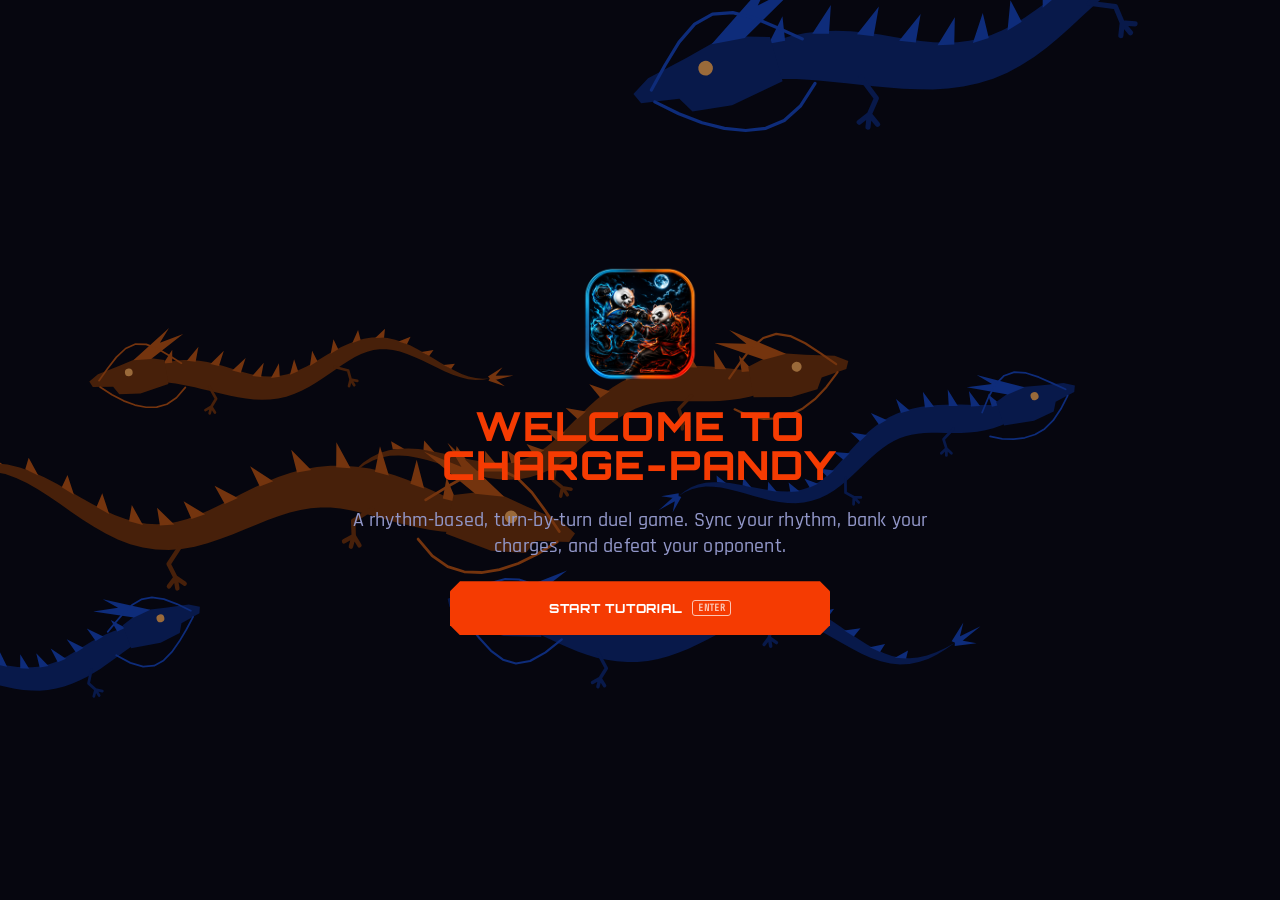
<file: index.html>
<!DOCTYPE html>
<html lang="en" data-theme="dark">
<head>
<meta charset="UTF-8">
<meta name="viewport" content="width=device-width, initial-scale=1, viewport-fit=cover">
<title>Charge-Pandy - Home</title>
<meta name="description" content="Charge-Pandy - a rhythm-based Charge / Shield / Boom duel game.">
<meta name="theme-color" content="#06060F">
<link rel="icon" type="image/png" href="assets/app_icon.png">
<link rel="preconnect" href="https://fonts.googleapis.com">
<link rel="preconnect" href="https://fonts.gstatic.com" crossorigin>
<link href="https://fonts.googleapis.com/css2?family=Orbitron:wght@800&family=Rajdhani:wght@500;700&family=Share+Tech+Mono&display=swap" rel="stylesheet">
<script>try{document.documentElement.setAttribute('data-theme',localStorage.getItem('cp_theme')||'dark')}catch(e){}</script>
<link rel="stylesheet" href="css/style.css">
<link rel="stylesheet" href="css/martial.css">
<script>try{if(sessionStorage.getItem('cp_swipe')==='1')document.documentElement.classList.add('fx-entering')}catch(e){}</script>
</head>
<body data-page="home">
<div class="shell">
  <main class="main">
    <div class="wrap">

      <section class="hero cut lg">
        <div class="hero-copy">
          <div class="eyebrow">A hand-game, weaponized</div>
          <h1>Clap. Clap.<br>Charge / Shield / Boom</h1>
          <p>The schoolyard classic &mdash; reloaded. Sync your rhythm with the CPU, bank your charges, and read your opponent's hands before they read yours. One wrong guess and you're eliminated.</p>
          <div class="hero-actions">
            <a class="btn" id="btnEnter" href="play.html">Enter The Match <span class="kbd">Enter</span></a>
            <a class="btn ghost" id="btnLearn" href="rules.html">Learn The Moves <span class="kbd">L</span></a>
          </div>
        </div>
        <aside class="hero-side">
          <img class="logo" src="assets/app_icon.png" alt="Charge-Pandy">
          <div class="stat"><div class="v" id="statPlayed">0</div><div class="l">Matches Played</div></div>
          <div class="stat"><div class="v orange" id="statWon">0</div><div class="l">Matches Won</div></div>
        </aside>
      </section>

      <div class="section-title">
        <h2>Pick Your Pandy</h2>
        <p>Every match opens with a select screen. Choose your design, the CPU rolls theirs at random &mdash; nobody enters the ring the same way twice.</p>
      </div>
      <div class="roster" id="roster"></div>

    </div>
  </main>
</div>

<div class="intro" id="intro" hidden>
  <div class="box">
    <img src="assets/app_icon.png" alt="">
    <h1>Welcome to<br>Charge-Pandy</h1>
    <p>A rhythm-based, turn-by-turn duel game. Sync your rhythm, bank your charges, and defeat your opponent.</p>
    <button class="btn" id="btnStart" data-keepfocus>Start Tutorial <span class="kbd">Enter</span></button>
  </div>
</div>

<script src="js/seed.js"></script>
<script src="js/sound.js"></script>
<script src="js/store.js"></script>
<script src="js/engine.js"></script>
<script src="js/app.js"></script>
<script src="js/martial.js"></script>
<script src="js/home.js"></script>
</body>
</html>
</file>
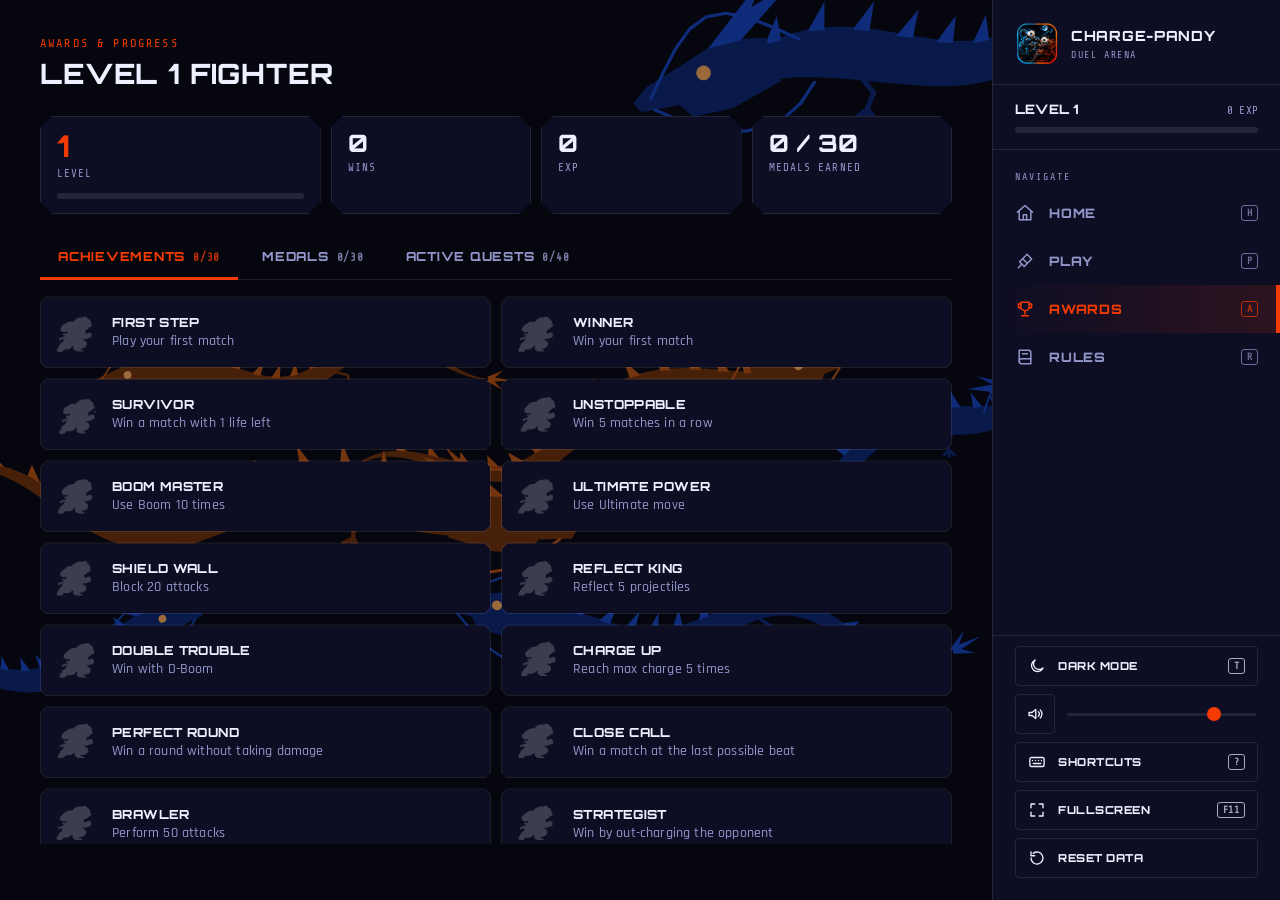
<file: awards.html>
<!DOCTYPE html>
<html lang="en" data-theme="dark">
<head>
<meta charset="UTF-8">
<meta name="viewport" content="width=device-width, initial-scale=1, viewport-fit=cover">
<title>Charge-Pandy - Awards</title>
<meta name="description" content="Charge-Pandy - a rhythm-based Charge / Shield / Boom duel game.">
<meta name="theme-color" content="#06060F">
<link rel="icon" type="image/png" href="assets/app_icon.png">
<link rel="preconnect" href="https://fonts.googleapis.com">
<link rel="preconnect" href="https://fonts.gstatic.com" crossorigin>
<link href="https://fonts.googleapis.com/css2?family=Orbitron:wght@800&family=Rajdhani:wght@500;700&family=Share+Tech+Mono&display=swap" rel="stylesheet">
<script>try{document.documentElement.setAttribute('data-theme',localStorage.getItem('cp_theme')||'dark')}catch(e){}</script>
<link rel="stylesheet" href="css/style.css">
<link rel="stylesheet" href="css/martial.css">
<script>try{if(sessionStorage.getItem('cp_swipe')==='1')document.documentElement.classList.add('fx-entering')}catch(e){}</script>
</head>
<body data-page="awards">
<div class="shell">
  <main class="main">
    <div class="wrap">

      <header class="page-head">
        <div class="eyebrow">Awards &amp; progress</div>
        <h1 id="levelTitle">Level 1 Fighter</h1>
      </header>

      <div class="award-summary">
        <div class="stat big cut"><div class="v" id="sumLevel">1</div><div class="l">Level</div><div class="bar" style="margin-top:12px"><i id="sumBar" style="width:0%"></i></div></div>
        <div class="stat cut"><div class="v" id="sumWins">0</div><div class="l">Wins</div></div>
        <div class="stat cut"><div class="v" id="sumExp">0</div><div class="l">EXP</div></div>
        <div class="stat cut"><div class="v" id="sumMedals">0</div><div class="l">Medals earned</div></div>
      </div>

      <div class="tabs" role="tablist">
        <button class="tab active" role="tab" data-tab="achievements" data-keepfocus>Achievements<span class="count" id="cntAch"></span></button>
        <button class="tab" role="tab" data-tab="medals" data-keepfocus>Medals<span class="count" id="cntMed"></span></button>
        <button class="tab" role="tab" data-tab="quests" data-keepfocus>Active Quests<span class="count" id="cntQst"></span></button>
      </div>
      <div class="award-grid" id="awardGrid"></div>

    </div>
  </main>
</div>

<script src="js/seed.js"></script>
<script src="js/sound.js"></script>
<script src="js/store.js"></script>
<script src="js/engine.js"></script>
<script src="js/app.js"></script>
<script src="js/martial.js"></script>
<script src="js/awards.js"></script>
</body>
</html>
</file>
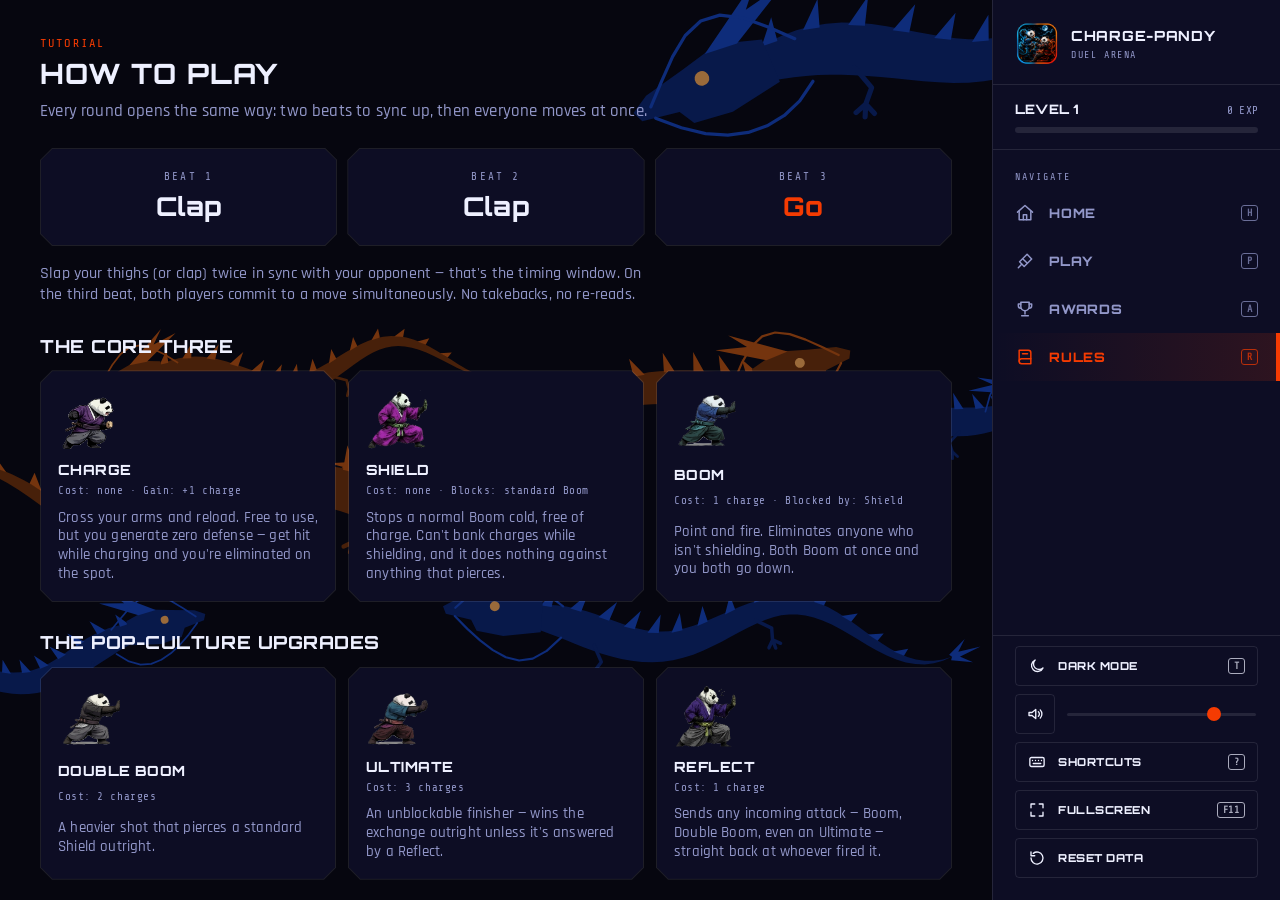
<file: rules.html>
<!DOCTYPE html>
<html lang="en" data-theme="dark">
<head>
<meta charset="UTF-8">
<meta name="viewport" content="width=device-width, initial-scale=1, viewport-fit=cover">
<title>Charge-Pandy - Rules</title>
<meta name="description" content="Charge-Pandy - a rhythm-based Charge / Shield / Boom duel game.">
<meta name="theme-color" content="#06060F">
<link rel="icon" type="image/png" href="assets/app_icon.png">
<link rel="preconnect" href="https://fonts.googleapis.com">
<link rel="preconnect" href="https://fonts.gstatic.com" crossorigin>
<link href="https://fonts.googleapis.com/css2?family=Orbitron:wght@800&family=Rajdhani:wght@500;700&family=Share+Tech+Mono&display=swap" rel="stylesheet">
<script>try{document.documentElement.setAttribute('data-theme',localStorage.getItem('cp_theme')||'dark')}catch(e){}</script>
<link rel="stylesheet" href="css/style.css">
<link rel="stylesheet" href="css/martial.css">
<script>try{if(sessionStorage.getItem('cp_swipe')==='1')document.documentElement.classList.add('fx-entering')}catch(e){}</script>
</head>
<body data-page="rules">
<div class="shell">
  <main class="main">
    <div class="wrap">

      <header class="page-head">
        <div class="eyebrow">Tutorial</div>
        <h1>How to play</h1>
        <p>Every round opens the same way: two beats to sync up, then everyone moves at once.</p>
      </header>

      <div class="beats">
        <div class="beat-chip cut"><div class="n">BEAT 1</div><div class="w">Clap</div></div>
        <div class="beat-chip cut"><div class="n">BEAT 2</div><div class="w">Clap</div></div>
        <div class="beat-chip cut go"><div class="n">BEAT 3</div><div class="w">Go</div></div>
      </div>
      <p class="beat-note">Slap your thighs (or clap) twice in sync with your opponent &mdash; that's the timing window. On the third beat, both players commit to a move simultaneously. No takebacks, no re-reads.</p>

      <div class="section-title"><h2>The Core Three</h2></div>
      <div class="rule-grid">
        <article class="rule cut"><img src="assets/pandy/pandy2_charge.png" alt=""><h3>Charge</h3><div class="cost">Cost: none &middot; Gain: +1 charge</div><p>Cross your arms and reload. Free to use, but you generate zero defense &mdash; get hit while charging and you're eliminated on the spot.</p></article>
        <article class="rule cut"><img src="assets/pandy/pandy6_shield.png" alt=""><h3>Shield</h3><div class="cost">Cost: none &middot; Blocks: standard Boom</div><p>Stops a normal Boom cold, free of charge. Can't bank charges while shielding, and it does nothing against anything that pierces.</p></article>
        <article class="rule cut"><img src="assets/pandy/pandy11_boom.png" alt=""><h3>Boom</h3><div class="cost">Cost: 1 charge &middot; Blocked by: Shield</div><p>Point and fire. Eliminates anyone who isn't shielding. Both Boom at once and you both go down.</p></article>
      </div>

      <div class="section-title"><h2>The Pop-Culture Upgrades</h2></div>
      <div class="rule-grid">
        <article class="rule cut"><img src="assets/pandy/pandy15_boom.png" alt=""><h3>Double Boom</h3><div class="cost">Cost: 2 charges</div><p>A heavier shot that pierces a standard Shield outright.</p></article>
        <article class="rule cut"><img src="assets/pandy/pandy19_boom.png" alt=""><h3>Ultimate</h3><div class="cost">Cost: 3 charges</div><p>An unblockable finisher &mdash; wins the exchange outright unless it's answered by a Reflect.</p></article>
        <article class="rule cut"><img src="assets/pandy/pandy9_shield.png" alt=""><h3>Reflect</h3><div class="cost">Cost: 1 charge</div><p>Sends any incoming attack &mdash; Boom, Double Boom, even an Ultimate &mdash; straight back at whoever fired it.</p></article>
      </div>

      <section class="lives-panel cut lg pad-lg">
        <h2 style="font-size:18px">3 lives. Sudden reads. No draws.</h2>
        <ul>
          <li>Each fighter starts a round with 3 lives</li>
          <li>Boom, Double Boom, Ultimate, and Reflect hits all remove one life</li>
          <li>Trading identical attacks costs both players a life</li>
          <li>Charges cap at 4</li>
          <li>Best 2-of-3 rounds wins the match</li>
        </ul>
        <a class="btn" id="btnPractice" href="play.html">Put it into practice <span class="kbd">Enter</span></a>
      </section>

    </div>
  </main>
</div>

<script src="js/seed.js"></script>
<script src="js/sound.js"></script>
<script src="js/store.js"></script>
<script src="js/engine.js"></script>
<script src="js/app.js"></script>
<script src="js/martial.js"></script>
<script>
  CP.onKey(function (e) {
    if (e.key === 'Enter' && !e.ctrlKey) { CP.go('play.html'); return true; }
    return false;
  });
  document.getElementById('btnPractice').addEventListener('click', function (e) { e.preventDefault(); CP.go('play.html'); });
</script>
</body>
</html>
</file>
<file: css/style.css>
/* ==========================================================================
   Charge-Pandy - website
   Same palette / fonts / cut-corner look as the Android + Flutter apps,
   laid out as a content area with a RIGHT sidebar for navigation.
   ========================================================================== */

:root {
  --blue: #0F02F5;
  --blue-soft: #4A3FFC;
  --blue-dim: #0B02B8;
  --orange: #F53B02;
  --orange-soft: #FF6A3D;
  --orange-dim: #C22E00;
  --white: #FFFFFF;
  --success: #4CAF50;
  --life-lost: rgba(255, 255, 255, .2);

  --bg: #06060F;
  --bg-alt: #0A0A1C;
  --panel: #0D0D24;
  --panel-2: #11112C;
  --ink: #EEF0FF;
  --ink-dim: #9297C9;
  --line: rgba(238, 240, 255, .10);
  --scrim: rgba(4, 4, 12, .72);

  --font-display: 'Orbitron', 'Segoe UI', system-ui, sans-serif;
  --font-body: 'Rajdhani', 'Segoe UI', system-ui, sans-serif;
  --font-mono: 'Share Tech Mono', Consolas, 'Courier New', monospace;

  --sidebar-w: 288px;
}

[data-theme="light"] {
  --bg: #EEF0FB;
  --bg-alt: #E3E6F7;
  --panel: #FFFFFF;
  --panel-2: #F4F5FF;
  --ink: #0A0A1E;
  --ink-dim: #4A4E77;
  --line: rgba(10, 10, 30, .10);
  --scrim: rgba(238, 240, 251, .80);
}

* { box-sizing: border-box; }
html, body { margin: 0; min-height: 100%; }
body {
  background: var(--bg);
  color: var(--ink);
  font-family: var(--font-body);
  font-weight: 500;
  font-size: 17px;
  line-height: 1.3;
  letter-spacing: .01em;
  -webkit-font-smoothing: antialiased;
}
img { display: block; max-width: 100%; user-select: none; -webkit-user-drag: none; }
button { font: inherit; color: inherit; }
a { color: inherit; text-decoration: none; }
[hidden] { display: none !important; }

h1, h2, h3, h4, .display {
  font-family: var(--font-display);
  font-weight: 800;
  text-transform: uppercase;
  letter-spacing: .03em;
  margin: 0;
  line-height: 1.15;
}
.mono { font-family: var(--font-mono); letter-spacing: .06em; }
.eyebrow {
  font-family: var(--font-mono);
  color: var(--orange);
  font-size: 12px;
  letter-spacing: .18em;
  text-transform: uppercase;
}
.dim { color: var(--ink-dim); }

/* ---------- cut-corner panels (BeveledRectangle look) ---------- */
.cut {
  --c: 12px;
  --bw: 1px;
  --bc: var(--line);
  --fill: var(--panel);
  position: relative;
  isolation: isolate;
  background: var(--bc);
  clip-path: polygon(
    var(--c) 0, calc(100% - var(--c)) 0, 100% var(--c), 100% calc(100% - var(--c)),
    calc(100% - var(--c)) 100%, var(--c) 100%, 0 calc(100% - var(--c)), 0 var(--c));
}
.cut::before {
  content: "";
  position: absolute;
  inset: var(--bw);
  z-index: -1;
  background: var(--fill);
  --ci: calc(var(--c) - var(--bw) * .586);
  clip-path: polygon(
    var(--ci) 0, calc(100% - var(--ci)) 0, 100% var(--ci), 100% calc(100% - var(--ci)),
    calc(100% - var(--ci)) 100%, var(--ci) 100%, 0 calc(100% - var(--ci)), 0 var(--ci));
}
.cut.lg { --c: 16px; }
.cut.sm { --c: 6px; }
.cut.alt { --fill: var(--panel-2); }
.pad { padding: 18px; }
.pad-lg { padding: 24px; }

/* ---------- buttons ---------- */
.btn {
  --c: 10px;
  display: inline-flex;
  align-items: center;
  justify-content: center;
  gap: 10px;
  width: 100%;
  height: 54px;
  padding: 0 18px;
  border: 0;
  cursor: pointer;
  font-family: var(--font-display);
  font-weight: 800;
  font-size: 12.5px;
  letter-spacing: .06em;
  text-transform: uppercase;
  color: var(--white);
  background: var(--orange);
  clip-path: polygon(
    var(--c) 0, calc(100% - var(--c)) 0, 100% var(--c), 100% calc(100% - var(--c)),
    calc(100% - var(--c)) 100%, var(--c) 100%, 0 calc(100% - var(--c)), 0 var(--c));
  transition: filter .12s ease, transform .08s ease;
}
.btn:hover { filter: brightness(1.14); }
.btn:active { transform: translateY(1px); }
.btn:focus-visible { outline: none; box-shadow: inset 0 0 0 3px var(--blue-soft); }
.btn.primary { background: var(--blue); }
.btn.ghost {
  background: transparent;
  color: var(--ink);
  box-shadow: inset 0 0 0 1.5px var(--line);
}
.btn.ghost:hover { background: var(--line); filter: none; }
.btn.ghost.orange { color: var(--orange); box-shadow: inset 0 0 0 1.5px var(--orange); }
.btn.slim { height: 42px; font-size: 11.5px; }
.btn[disabled] { opacity: .4; cursor: not-allowed; filter: none; }
.btn .kbd { color: inherit; }

.kbd {
  display: inline-block;
  font-family: var(--font-mono);
  font-size: 10px;
  line-height: 1.2;
  padding: 1px 5px;
  border: 1px solid currentColor;
  border-radius: 3px;
  opacity: .7;
  letter-spacing: .04em;
  white-space: nowrap;
}

/* ---------- shell: content + RIGHT sidebar ---------- */
.shell { min-height: 100vh; padding-right: var(--sidebar-w); }
.main { min-width: 0; padding: 36px 40px 56px; }
.main > .wrap { max-width: 1080px; margin: 0 auto; }

.sidebar {
  position: fixed;
  top: 0; right: 0; bottom: 0;
  width: var(--sidebar-w);
  z-index: 40;
  display: flex;
  flex-direction: column;
  background: var(--panel);
  border-left: 1px solid var(--line);
  overflow-y: auto;
}
.sb-brand {
  display: flex; align-items: center; gap: 12px;
  padding: 22px 22px 18px;
  border-bottom: 1px solid var(--line);
}
.sb-brand img { width: 44px; height: 44px; }
.sb-brand .name { font-family: var(--font-display); font-weight: 800; font-size: 14px; letter-spacing: .05em; }
.sb-brand .sub { font-family: var(--font-mono); font-size: 10px; letter-spacing: .16em; color: var(--ink-dim); margin-top: 3px; }

.sb-level { padding: 16px 22px; border-bottom: 1px solid var(--line); }
.sb-level .row { display: flex; justify-content: space-between; align-items: baseline; }
.sb-level .lv { font-family: var(--font-display); font-weight: 800; font-size: 13px; }
.sb-level .xp { font-family: var(--font-mono); font-size: 11px; color: var(--ink-dim); }
.bar { height: 6px; margin-top: 9px; background: var(--line); border-radius: 3px; overflow: hidden; }
.bar > i { display: block; height: 100%; background: var(--orange); border-radius: 3px; }
.bar.done > i { background: var(--success); }

.sb-nav { padding: 14px 0; flex: 1; }
.sb-label { padding: 6px 22px; font-family: var(--font-mono); font-size: 10px; letter-spacing: .2em; color: var(--ink-dim); text-transform: uppercase; }
.sb-link {
  position: relative;
  display: flex; align-items: center; gap: 14px;
  padding: 14px 22px;
  font-family: var(--font-display); font-weight: 800; font-size: 13px; letter-spacing: .06em; text-transform: uppercase;
  color: var(--ink-dim);
  transition: background .12s, color .12s;
}
.sb-link svg { width: 20px; height: 20px; flex: none; fill: none; stroke: currentColor; stroke-width: 1.8; stroke-linecap: round; stroke-linejoin: round; }
.sb-link .kbd { margin-left: auto; }
.sb-link:hover { background: var(--line); color: var(--ink); }
.sb-link.active { color: var(--orange); background: linear-gradient(270deg, rgba(245, 59, 2, .14), transparent); }
.sb-link.active::after { content: ""; position: absolute; right: 0; top: 0; bottom: 0; width: 4px; background: var(--orange); }

.sb-tools { padding: 10px 22px 22px; border-top: 1px solid var(--line); display: grid; gap: 8px; }
.sb-tool {
  display: flex; align-items: center; gap: 12px;
  width: 100%; padding: 10px 12px;
  background: transparent; border: 1px solid var(--line); border-radius: 4px;
  font-family: var(--font-display); font-weight: 800; font-size: 11px; letter-spacing: .05em; text-transform: uppercase;
  color: var(--ink); cursor: pointer; text-align: left;
}
.sb-tool:hover { background: var(--line); }
.sb-tool svg { width: 18px; height: 18px; fill: none; stroke: currentColor; stroke-width: 1.8; stroke-linecap: round; stroke-linejoin: round; flex: none; }
.sb-tool .kbd { margin-left: auto; }
.sb-tool.muted svg { color: var(--orange); }
.sb-volume { display: flex; align-items: center; gap: 10px; }
.sb-volume .sb-tool { width: auto; padding: 10px; }
input[type="range"] { -webkit-appearance: none; appearance: none; flex: 1; height: 20px; background: transparent; cursor: pointer; min-width: 0; }
input[type="range"]::-webkit-slider-runnable-track { height: 3px; background: var(--line); border-radius: 2px; }
input[type="range"]::-moz-range-track { height: 3px; background: var(--line); border-radius: 2px; }
input[type="range"]::-webkit-slider-thumb { -webkit-appearance: none; width: 14px; height: 14px; border-radius: 50%; background: var(--orange); margin-top: -5.5px; border: 0; }
input[type="range"]::-moz-range-thumb { width: 14px; height: 14px; border-radius: 50%; background: var(--orange); border: 0; }
input[type="range"]:focus-visible { outline: 2px solid var(--blue-soft); outline-offset: 2px; }

.menu-btn {
  display: none;
  position: fixed; top: 14px; right: 14px; z-index: 50;
  width: 46px; height: 46px; border: 1px solid var(--line); border-radius: 6px;
  background: var(--panel); cursor: pointer; align-items: center; justify-content: center;
}
.menu-btn svg { width: 22px; height: 22px; stroke: var(--ink); fill: none; stroke-width: 2; stroke-linecap: round; }
.drawer-scrim { display: none; position: fixed; inset: 0; z-index: 39; background: var(--scrim); }

@media (max-width: 960px) {
  .shell { padding-right: 0; }
  .main { padding: 76px 18px 48px; }
  .sidebar { transform: translateX(100%); transition: transform .22s ease; box-shadow: -12px 0 40px rgba(0, 0, 0, .35); }
  body.drawer-open .sidebar { transform: translateX(0); }
  body.drawer-open .drawer-scrim { display: block; }
  .menu-btn { display: flex; }
}

/* ---------- page header ---------- */
.page-head { margin-bottom: 26px; }
.page-head h1 { font-size: 28px; margin-top: 6px; }
.page-head p { margin: 10px 0 0; color: var(--ink-dim); font-size: 17px; max-width: 70ch; }

/* ---------- intro overlay ---------- */
.intro {
  position: fixed; inset: 0; z-index: 100;
  display: flex; align-items: center; justify-content: center;
  background: var(--bg);
  padding: 24px;
}
.intro .box { max-width: 620px; text-align: center; display: grid; gap: 22px; justify-items: center; }
.intro img { width: 120px; height: 120px; }
.intro h1 { color: var(--orange); font-size: 40px; line-height: .98; }
.intro p { margin: 0; color: var(--ink-dim); font-size: 20px; }
.intro .btn { max-width: 380px; }

/* ---------- home ---------- */
.hero { display: grid; grid-template-columns: minmax(0, 1fr) 270px; gap: 0; margin-bottom: 20px; }
.hero-copy { padding: 34px; }
.hero-copy h1 { font-size: 36px; line-height: 1.18; margin: 8px 0 16px; }
.hero-copy p { color: var(--ink-dim); font-size: 19px; margin: 0 0 26px; max-width: 58ch; }
.hero-actions { display: grid; grid-template-columns: 1fr 1fr; gap: 10px; max-width: 520px; }
.hero-side { padding: 30px 22px; display: grid; align-content: center; gap: 12px; background: var(--panel-2); border-left: 1px solid var(--line); }
.hero-side img.logo { width: 92px; height: 92px; margin: 0 auto 6px; }
.stat { padding: 14px 16px; border: 1px solid var(--line); background: var(--panel); }
.stat .v { font-family: var(--font-display); font-weight: 800; font-size: 24px; line-height: 1; }
.stat .l { margin-top: 6px; font-family: var(--font-mono); font-size: 11px; letter-spacing: .1em; color: var(--ink-dim); text-transform: uppercase; }
.stat .v.orange { color: var(--orange); }

.section-title { display: flex; align-items: baseline; justify-content: space-between; gap: 16px; margin: 6px 0 14px; }
.section-title h2 { font-size: 18px; }
.section-title p { margin: 0; color: var(--ink-dim); font-size: 14px; max-width: 60ch; text-align: right; }
.roster { display: grid; grid-template-columns: repeat(auto-fill, minmax(88px, 1fr)); gap: 8px; }
.tile { padding: 8px 6px 6px; text-align: center; }
.tile img { width: 100%; aspect-ratio: 1; object-fit: contain; }
.tile .tag { font-family: var(--font-mono); font-size: 10px; letter-spacing: .08em; color: var(--ink-dim); margin-top: 2px; }

/* ---------- rules ---------- */
.beats { display: grid; grid-template-columns: repeat(3, 1fr); gap: 10px; margin-bottom: 30px; }
.beat-chip { padding: 22px 12px; text-align: center; }
.beat-chip .n { font-family: var(--font-mono); font-size: 11px; color: var(--ink-dim); letter-spacing: .2em; }
.beat-chip .w { font-family: var(--font-display); font-weight: 800; font-size: 26px; margin-top: 6px; }
.beat-chip.go .w { color: var(--orange); }
.beat-note { margin: -12px 0 30px; color: var(--ink-dim); max-width: 78ch; font-size: 16px; }
.rule-grid { display: grid; grid-template-columns: repeat(3, minmax(0, 1fr)); gap: 12px; margin-bottom: 30px; }
.rule { padding: 18px; display: grid; justify-items: start; gap: 6px; }
.rule img { width: 64px; height: 64px; object-fit: contain; margin-bottom: 4px; }
.rule h3 { font-size: 14px; }
.rule .cost { font-family: var(--font-mono); font-size: 11px; color: var(--ink-dim); letter-spacing: .05em; }
.rule p { margin: 4px 0 0; color: var(--ink-dim); font-size: 14.5px; }
.lives-panel ul { margin: 12px 0 22px; padding-left: 20px; color: var(--ink-dim); font-size: 15.5px; line-height: 1.6; }
.lives-panel .btn { max-width: 380px; }

/* ---------- awards ---------- */
.award-summary { display: grid; grid-template-columns: 1.4fr 1fr 1fr 1fr; gap: 10px; margin-bottom: 22px; }
.award-summary .stat.big { display: grid; align-content: center; }
.award-summary .stat.big .v { font-size: 30px; color: var(--orange); }
.tabs { display: flex; gap: 6px; margin-bottom: 16px; border-bottom: 1px solid var(--line); }
.tab {
  background: transparent; border: 0; cursor: pointer;
  padding: 12px 18px; margin-bottom: -1px;
  font-family: var(--font-display); font-weight: 800; font-size: 12.5px; letter-spacing: .06em; text-transform: uppercase;
  color: var(--ink-dim); border-bottom: 3px solid transparent;
}
.tab:hover { color: var(--ink); }
.tab.active { color: var(--orange); border-bottom-color: var(--orange); }
.tab .count { font-family: var(--font-mono); font-size: 11px; margin-left: 8px; opacity: .8; }
.award-grid { display: grid; grid-template-columns: repeat(2, minmax(0, 1fr)); gap: 10px; }
.award { display: flex; gap: 14px; align-items: center; padding: 14px; }
.award .ico { width: 44px; height: 44px; flex: none; object-fit: contain; }
.award .body { min-width: 0; flex: 1; }
.award .head { display: flex; justify-content: space-between; gap: 10px; align-items: baseline; }
.award h4 { font-size: 12.5px; }
.award .prog { font-family: var(--font-mono); font-size: 11px; color: var(--ink-dim); white-space: nowrap; }
.award p { margin: 3px 0 0; font-size: 14px; color: var(--ink-dim); }
.award.earned h4 { color: var(--ink); }

/* ---------- play: select ---------- */
.select-layout { display: grid; grid-template-columns: minmax(0, 1fr) 320px; gap: 22px; align-items: start; }
.pick-grid { display: grid; grid-template-columns: repeat(5, 1fr); gap: 10px; }
.pick {
  --bw: 2px; --c: 7px; padding: 8px 6px 6px; text-align: center; cursor: pointer; border: 0;
  outline: none;
}
.pick img { width: 100%; aspect-ratio: 1; object-fit: contain; }
.pick .tag { font-family: var(--font-mono); font-size: 10px; letter-spacing: .08em; color: var(--ink-dim); margin-top: 2px; }
.pick { --bc: var(--line); --fill: var(--panel-2); }
.pick:hover { --bc: var(--blue-soft); }
.pick.cursor { --bc: var(--blue-soft); --bw: 3px; }
.pick.picked { --bc: var(--orange); --bw: 4px; }
.loadout { position: sticky; top: 24px; display: grid; gap: 12px; }
.preview { display: grid; justify-items: center; gap: 8px; min-height: 230px; align-content: center; text-align: center; }
.preview img { width: 190px; height: 190px; object-fit: contain; }
.preview .nm { font-family: var(--font-mono); font-size: 12px; color: var(--ink-dim); letter-spacing: .08em; }
.cpu-card { display: flex; align-items: center; gap: 14px; padding: 12px 14px; }
.cpu-card img { width: 64px; height: 64px; object-fit: contain; }
.cpu-card .t { font-family: var(--font-display); font-weight: 800; color: var(--orange); font-size: 11px; letter-spacing: .06em; }
.cpu-card .n { margin-top: 5px; font-family: var(--font-mono); font-size: 11px; color: var(--ink-dim); }

/* ---------- play: duel ---------- */
.stage {
  --c: 18px; --bw: 2px; --bc: var(--orange);
  position: relative;
  height: clamp(400px, 58vh, 560px);
  overflow: hidden;
}
.stage::before {
  background:
    radial-gradient(ellipse 85% 65% at 50% 100%, rgba(15, 2, 245, .30) 0%, rgba(15, 2, 245, .20) 50%, rgba(15, 2, 245, 0) 100%),
    var(--panel);
}
.stage > .inner { position: absolute; inset: 0; }
.hud { position: absolute; top: 16px; left: 18px; right: 18px; display: flex; justify-content: space-between; gap: 12px; align-items: flex-start; }
.hud .side { min-width: 0; width: 34%; }
.hud .side.cpu { text-align: right; }
.hud .name { font-family: var(--font-display); font-weight: 800; font-size: 13px; letter-spacing: .04em; white-space: nowrap; overflow: hidden; text-overflow: ellipsis; text-transform: uppercase; }
.lives, .charges { display: flex; gap: 4px; margin-top: 7px; }
.side.cpu .lives, .side.cpu .charges { justify-content: flex-end; }
.life { width: 15px; height: 15px; }
.life polygon { fill: var(--orange); }
.life.lost { opacity: .25; }
.charge { width: 22px; height: 9px; border-radius: 3px; background: var(--ink-dim); opacity: .35; transition: transform .12s, opacity .12s, background .12s; }
.charges.p .charge.on { background: var(--blue-soft); opacity: 1; transform: scaleY(1.25); }
.charges.c .charge.on { background: var(--orange); opacity: 1; transform: scaleY(1.25); }
.hud .mid { text-align: center; flex: 1; padding-top: 2px; }
.hud .score { font-family: var(--font-mono); font-size: 11px; letter-spacing: .08em; color: var(--ink-dim); }
.hud .vs { font-family: var(--font-display); font-weight: 800; color: var(--orange); font-size: 16px; margin: 3px 0; }
.beat { display: inline-flex; align-items: center; gap: 8px; margin-top: 4px; }
.beat .dot { width: 10px; height: 10px; border-radius: 3px; background: var(--ink-dim); opacity: .3; transition: opacity .1s, background .1s; }
.beat .dot.on { background: var(--orange); opacity: 1; }
.beat .word { font-family: var(--font-display); font-weight: 800; font-size: 13px; letter-spacing: .06em; color: var(--ink-dim); min-width: 52px; text-align: left; }

.sprite { position: absolute; bottom: 14px; height: 66%; max-width: 40%; aspect-ratio: 3 / 4; }
.sprite img { width: 100%; height: 100%; object-fit: contain; }
.sprite.p { left: 4%; }
.sprite.c { right: 4%; }
.sprite.c img { transform: scaleX(-1); }
.sprite.hit { animation: bounce .28s ease-out; }
.sprite.hit img { animation: flash .32s ease-out; }
@keyframes bounce { 0% { transform: translateY(0); } 40% { transform: translateY(-18px); } 100% { transform: translateY(0); } }
@keyframes flash { 0% { opacity: 1; filter: brightness(2.2) saturate(2) hue-rotate(-20deg); } 100% { opacity: 1; filter: none; } }
.ult-flash { position: absolute; inset: 0; background: var(--orange); opacity: 0; pointer-events: none; }
.ult-flash.go { animation: ult .55s ease-in-out; }
@keyframes ult { 0% { opacity: 0; } 50% { opacity: .85; } 100% { opacity: 0; } }

.feed { min-height: 52px; display: flex; align-items: center; justify-content: center; text-align: center; padding: 10px 14px; font-family: var(--font-mono); font-size: 15px; color: var(--ink-dim); letter-spacing: .04em; }
.dock { display: grid; grid-template-columns: repeat(6, 1fr); gap: 8px; }
.move {
  --c: 10px; position: relative; cursor: pointer; border: 0;
  padding: 14px 6px 12px; text-align: center; --fill: var(--panel-2); outline: none;
  display: grid; justify-items: center; gap: 3px;
}
.move .kbd { position: absolute; top: 6px; right: 7px; color: var(--ink-dim); }
.move .em { font-size: 28px; line-height: 1.1; }
.move .nm { font-family: var(--font-display); font-weight: 800; font-size: 11px; letter-spacing: .04em; text-transform: uppercase; }
.move .cost { font-family: var(--font-mono); font-size: 11px; color: var(--ink-dim); }
.move:hover:not(:disabled) { --bc: var(--blue-soft); }
.move.armed { --fill: var(--blue); --bc: var(--blue-soft); }
.move.armed .kbd, .move.armed .cost { color: var(--white); }
.move:disabled { opacity: .35; cursor: not-allowed; }
.duel-actions { display: grid; grid-template-columns: repeat(3, 1fr); gap: 8px; margin-top: 16px; }

/* ---------- dialogs ---------- */
.modal { position: fixed; inset: 0; z-index: 200; display: flex; align-items: center; justify-content: center; padding: 20px; background: var(--scrim); }
.modal .card { --c: 16px; width: min(480px, 100%); max-height: calc(100vh - 40px); overflow: auto; padding: 26px; }
.modal .card.wide { width: min(780px, 100%); }
.modal h2 { font-size: 22px; margin: 6px 0 10px; }
.modal p { margin: 0; color: var(--ink-dim); font-size: 15.5px; }
.modal .actions { display: grid; grid-auto-flow: column; grid-auto-columns: 1fr; gap: 12px; margin-top: 22px; }
.modal .exp { margin-top: 12px; font-family: var(--font-mono); font-size: 12px; color: var(--blue-soft); letter-spacing: .08em; }
.help-grid { display: grid; grid-template-columns: repeat(auto-fit, minmax(210px, 1fr)); gap: 22px; margin-top: 16px; }
.help-grid h3 { font-size: 12px; color: var(--orange); margin-bottom: 10px; }
.help-grid .row { display: flex; align-items: center; gap: 12px; padding: 4px 0; font-size: 14px; color: var(--ink-dim); }
.help-grid .row .kbd { min-width: 62px; text-align: center; color: var(--ink); }

[data-page="rules"] .shell,
[data-page="play"] .shell,
[data-page="awards"] .shell {
  height: 100vh;
  overflow: hidden;
}

[data-page="rules"] .main {
  height: 100vh;
  overflow-y: auto;
}

[data-page="play"] .main {
  height: 100vh;
  overflow-y: hidden;
  display: flex;
  flex-direction: column;
}

[data-page="play"] .wrap {
  height: 100%;
  display: flex;
  flex-direction: column;
}

[data-page="play"] #selectView {
  flex: 1;
  display: flex;
  flex-direction: column;
  min-height: 0;
}

[data-page="play"] .page-head {
  flex: none;
}

[data-page="play"] .select-layout {
  flex: 1;
  display: grid;
  grid-template-columns: minmax(0, 1fr) 320px;
  gap: 22px;
  align-items: start;
  min-height: 0;
}

[data-page="play"] .pick-grid {
  height: 100%;
  overflow-y: auto;
  min-height: 0;
}

[data-page="play"] .loadout {
  flex: none;
}

[data-page="awards"] .main {
  height: 100vh;
  overflow-y: visible;
}

[data-page="awards"] .wrap {
  display: flex;
  flex-direction: column;
  height: 100%;
}

[data-page="awards"] .award-grid {
  flex: 1;
  overflow-y: auto;
  min-height: 0;
}

/* ---------- responsive ---------- */
@media (max-width: 1180px) {
  .select-layout { grid-template-columns: 1fr; }
  .loadout { position: static; grid-template-columns: 1fr 1fr; }
  .loadout .btn { grid-column: 1 / -1; }
  .award-summary { grid-template-columns: 1fr 1fr; }
}
@media (max-width: 760px) {
  .hero { grid-template-columns: 1fr; }
  .hero-side { border-left: 0; border-top: 1px solid var(--line); grid-template-columns: 1fr 1fr; }
  .hero-side img.logo { grid-column: 1 / -1; }
  .hero-copy { padding: 24px 20px; }
  .hero-copy h1 { font-size: 26px; }
  .hero-actions { grid-template-columns: 1fr; }
  .rule-grid { grid-template-columns: 1fr; }
  .award-grid { grid-template-columns: 1fr; }
  .pick-grid { grid-template-columns: repeat(4, 1fr); }
  .dock { grid-template-columns: repeat(3, 1fr); }
  .duel-actions { grid-template-columns: 1fr; }
  .loadout { grid-template-columns: 1fr; }
  .hud .name { font-size: 10px; }
  .hud .side { width: 36%; }
  .charge { width: 15px; }
  .sprite { height: 52%; }
  .intro h1 { font-size: 28px; }
  .beats { grid-template-columns: 1fr; }
}

@media (prefers-reduced-motion: reduce) {
  * { animation-duration: .001ms !important; transition-duration: .001ms !important; }
}

/* ---------- custom scrollbar ---------- */
* {
  scrollbar-width: thin;
  scrollbar-color: var(--orange-soft) var(--panel-2);
}

::-webkit-scrollbar {
  width: 6px;
  height: 6px;
}

::-webkit-scrollbar-track {
  background: transparent;
  border-radius: 3px;
}

::-webkit-scrollbar-thumb {
  background: var(--orange-soft);
  border-radius: 3px;
  border: 1px solid var(--panel-2);
}

::-webkit-scrollbar-thumb:hover {
  background: var(--orange);
}
</file>
<file: css/martial.css>
/* ==========================================================================
   Charge-Pandy - martial-arts layer (website)
   Loaded after style.css. Everything here is additive.
   ========================================================================== */

/* ---------- dragons sit behind every screen ---------- */
.fx-dragons { position: fixed; inset: 0; width: 100%; height: 100%; z-index: 0; pointer-events: none; }
.fx-dragons-intro { position: absolute; }
.shell { position: relative; z-index: 1; }
.intro .box { position: relative; z-index: 1; }

/* ---------- outfit colour picker ---------- */
.color-row { padding: 12px 14px; display: grid; gap: 10px; }
.color-row .cr-label { font-family: var(--font-display); font-weight: 800; font-size: 11px; letter-spacing: .06em; text-transform: uppercase; }
.color-row .cr-name { font-family: var(--font-mono); font-weight: 400; color: var(--ink-dim); margin-left: 8px; letter-spacing: .08em; text-transform: none; }
.cr-swatches { display: flex; flex-wrap: wrap; gap: 8px; }
.swatch {
  width: 28px; height: 28px; padding: 0; border-radius: 50%; border: 2px solid var(--line);
  cursor: pointer; position: relative; overflow: hidden; outline: none;
  transition: transform .12s ease, box-shadow .12s ease;
}
.swatch:hover { transform: scale(1.14); }
.swatch:focus-visible { box-shadow: 0 0 0 3px var(--blue-soft); }
.swatch.active { border-color: var(--ink); box-shadow: 0 0 0 3px var(--orange); }

/* ---------- hover slash + click chop on every control ---------- */
.btn, .sb-tool, .tab, .menu-btn { position: relative; overflow: hidden; }
.sb-link, .move, .pick, .tile { overflow: hidden; }
.btn::after, .sb-tool::after, .tab::after, .move::after, .pick::after, .tile::after, .sb-link::before {
  content: ""; position: absolute; top: -25%; bottom: -25%; left: -60%; width: 36%;
  background: linear-gradient(100deg, transparent 0, rgba(255, 255, 255, .34) 50%, transparent 100%);
  transform: skewX(-24deg); opacity: 0; pointer-events: none; z-index: 2;
}
.btn:hover::after, .sb-tool:hover::after, .tab:hover::after, .move:hover:not(:disabled)::after,
.pick:hover::after, .tile:hover::after, .sb-link:hover::before { animation: fx-slash .55s ease-out; }
@keyframes fx-slash { 0% { left: -60%; opacity: 0; } 18% { opacity: 1; } 100% { left: 130%; opacity: 0; } }

.fx-chop { animation: fx-chop .24s cubic-bezier(.2, .9, .3, 1.2); }
@keyframes fx-chop { 0% { transform: scale(1); } 30% { transform: scale(.93) skewX(-3deg); } 100% { transform: scale(1); } }

.fx-strike { position: absolute; width: 0; height: 0; pointer-events: none; z-index: 5; }
.fx-strike .ring {
  position: absolute; left: -10px; top: -10px; width: 20px; height: 20px; border-radius: 50%;
  border: 2px solid var(--orange-soft); opacity: .9; animation: fx-ring .45s ease-out forwards;
}
.fx-strike .sl {
  position: absolute; left: -34px; top: -1px; width: 68px; height: 2px; opacity: 0;
  background: linear-gradient(90deg, transparent, #fff, transparent);
  animation: fx-sl .38s ease-out forwards;
}
.fx-strike .sl.a { transform: rotate(-32deg); }
.fx-strike .sl.b { transform: rotate(18deg); animation-delay: .04s; }
.fx-strike .sl.c { transform: rotate(-78deg); animation-delay: .08s; width: 52px; left: -26px; }
@keyframes fx-ring { to { transform: scale(7); opacity: 0; } }
@keyframes fx-sl { 0% { opacity: 0; scale: .2 1; } 30% { opacity: 1; } 100% { opacity: 0; scale: 1.4 1; } }

/* ---------- panda stances ---------- */
.sprite, .preview img, .tile img, .pick img, .cpu-card img { transform-origin: 50% 100%; }
.sprite { --dir: 1; animation: fx-stance 2.8s ease-in-out infinite; }
.sprite.c { --dir: -1; animation-delay: -1.4s; }
.preview img { animation: fx-stance 2.8s ease-in-out infinite; }
@keyframes fx-stance {
  0%, 100% { transform: translateY(0) scale(1, 1); }
  50% { transform: translateY(-3px) scale(1.012, 1.03); }
}
.tile:hover img, .pick:hover img { animation: fx-hop .5s cubic-bezier(.3, 1.4, .5, 1); }
@keyframes fx-hop {
  0% { transform: scale(1, 1); } 22% { transform: scale(1.08, .88); }
  55% { transform: translateY(-9px) scale(.96, 1.08) rotate(-3deg); } 100% { transform: scale(1, 1); }
}

.sprite.act-charge { animation: act-charge .85s ease-in-out; }
.sprite.act-charge img { animation: fx-aura .85s ease-out; }
.sprite.act-shield { animation: act-shield .85s ease-in-out; }
.sprite.act-boom { animation: act-boom .8s cubic-bezier(.3, .8, .3, 1); }
.sprite.act-doubleBoom { animation: act-double .85s cubic-bezier(.3, .8, .3, 1); }
.sprite.act-reflect { animation: act-reflect .85s ease-in-out; }
.sprite.act-ultimate { animation: act-ult .9s ease-in-out; }
.sprite.act-ultimate img { animation: fx-aura .9s ease-out; }
@keyframes act-charge {
  0% { transform: scale(1, 1); } 30% { transform: scale(1.07, .88); }
  65% { transform: translateY(-10px) scale(.97, 1.09); } 100% { transform: scale(1, 1); }
}
@keyframes fx-aura {
  0% { filter: drop-shadow(0 0 0 rgba(255, 138, 61, 0)); }
  45% { filter: drop-shadow(0 0 16px rgba(255, 138, 61, .95)) brightness(1.15); }
  100% { filter: drop-shadow(0 0 0 rgba(255, 138, 61, 0)); }
}
@keyframes act-shield {
  0% { transform: none; } 25% { transform: translateX(calc(var(--dir) * -8px)) scale(.93, .96); }
  70% { transform: translateX(calc(var(--dir) * -8px)) scale(.93, .96); } 100% { transform: none; }
}
@keyframes act-boom {
  0% { transform: none; } 18% { transform: translateX(calc(var(--dir) * -14px)) scale(1.04, .94); }
  38% { transform: translateX(calc(var(--dir) * 64px)) rotate(calc(var(--dir) * 5deg)) scale(1.06, .97); }
  62% { transform: translateX(calc(var(--dir) * 64px)) rotate(calc(var(--dir) * 5deg)) scale(1.06, .97); }
  100% { transform: none; }
}
@keyframes act-double {
  0% { transform: none; } 14% { transform: translateX(calc(var(--dir) * 54px)) rotate(calc(var(--dir) * 4deg)); }
  28% { transform: translateX(calc(var(--dir) * -4px)); }
  44% { transform: translateX(calc(var(--dir) * 70px)) rotate(calc(var(--dir) * 7deg)) scale(1.08, .96); }
  70% { transform: translateX(calc(var(--dir) * 70px)) rotate(calc(var(--dir) * 7deg)) scale(1.08, .96); }
  100% { transform: none; }
}
@keyframes act-reflect {
  0% { transform: perspective(700px) rotateY(0); } 50% { transform: perspective(700px) rotateY(180deg) scale(1.06); }
  100% { transform: perspective(700px) rotateY(360deg); }
}
@keyframes act-ult {
  0% { transform: none; } 22% { transform: scale(1.1, .86); }
  48% { transform: translateY(-78px) rotate(calc(var(--dir) * -9deg)) scale(1.12); }
  66% { transform: translateY(0) scale(1.18, .84); } 82% { transform: scale(.98, 1.04); } 100% { transform: none; }
}
/* recoil replaces the old straight bounce when a fighter is hit */
@keyframes bounce {
  0% { transform: translate(0, 0) rotate(0); }
  35% { transform: translate(calc(var(--dir) * -26px), -14px) rotate(calc(var(--dir) * -7deg)); }
  100% { transform: translate(0, 0) rotate(0); }
}

/* ---------- impacts: rings, slashes, dust ---------- */
.fx-impact { position: absolute; width: 0; height: 0; pointer-events: none; z-index: 6; }
.fx-impact .ring {
  position: absolute; left: -26px; top: -26px; width: 52px; height: 52px; border-radius: 50%;
  border: 3px solid var(--orange-soft); animation: fx-shock .6s ease-out forwards;
}
.fx-impact .ring.r2 { animation-delay: .1s; border-width: 2px; border-color: var(--blue-soft); opacity: 0; }
.fx-impact.heavy .ring { border-width: 5px; animation-name: fx-shock-big; }
.fx-impact.block .ring { border-color: var(--blue-soft); }
.fx-impact.block .ring.r2 { border-color: #fff; }
@keyframes fx-shock { 0% { transform: scale(.2); opacity: 1; } 100% { transform: scale(3.4); opacity: 0; } }
@keyframes fx-shock-big { 0% { transform: scale(.2); opacity: 1; } 100% { transform: scale(5.4); opacity: 0; } }
.fx-impact .slash {
  position: absolute; left: -70px; top: -2px; width: 140px; height: 4px; opacity: 0;
  background: linear-gradient(90deg, transparent, #fff 45%, var(--orange-soft), transparent);
  animation: fx-slashhit .36s ease-out forwards;
}
.fx-impact .s1 { transform: rotate(-35deg); } .fx-impact .s2 { transform: rotate(25deg); animation-delay: .05s; }
.fx-impact .s3 { transform: rotate(-80deg); animation-delay: .1s; width: 110px; left: -55px; }
@keyframes fx-slashhit { 0% { opacity: 0; scale: .1 1; } 25% { opacity: 1; } 100% { opacity: 0; scale: 1.25 1; } }
.fx-impact .dust {
  position: absolute; left: 0; top: 0; width: var(--sz); height: var(--sz); border-radius: 50%;
  background: rgba(190, 200, 235, .55); filter: blur(1.5px); opacity: 0; animation: fx-dust .8s ease-out forwards;
}
@keyframes fx-dust { 0% { opacity: .9; transform: translate(0, 0) scale(.4); } 100% { opacity: 0; transform: translate(var(--dx), var(--dy)) scale(1.9); } }
.stage > .inner.fx-shake { animation: fx-shake .38s linear; }
@keyframes fx-shake {
  0%, 100% { transform: translate(0, 0); } 15% { transform: translate(-7px, 3px); } 30% { transform: translate(6px, -4px); }
  45% { transform: translate(-5px, -2px); } 60% { transform: translate(4px, 3px); } 80% { transform: translate(-2px, 1px); }
}

/* ---------- ink swipe between pages + kung-fu flash ---------- */
.fx-swipe { position: fixed; inset: 0; z-index: 9999; pointer-events: none; }
.fx-swipe.edge { background: linear-gradient(100deg, #B5530F, #F2762B); animation: fx-ink-in .34s cubic-bezier(.6, 0, .2, 1) forwards; }
.fx-swipe.ink { background: #070B2E; animation: fx-ink-in .34s cubic-bezier(.6, 0, .2, 1) .035s both; }
@keyframes fx-ink-in {
  from { clip-path: polygon(-45% 0, -45% 0, -65% 100%, -65% 100%); }
  to { clip-path: polygon(-45% 0, 150% 0, 130% 100%, -65% 100%); }
}
.fx-swipe.ink.out { animation: fx-ink-out .42s cubic-bezier(.6, 0, .2, 1) both; }
.fx-swipe.edge.out { animation: fx-ink-out .42s cubic-bezier(.6, 0, .2, 1) .06s both; }
@keyframes fx-ink-out {
  from { clip-path: polygon(-45% 0, 150% 0, 130% 100%, -65% 100%); }
  to { clip-path: polygon(150% 0, 150% 0, 130% 100%, 130% 100%); }
}
html.fx-entering body::after { content: ""; position: fixed; inset: 0; z-index: 9998; background: #070B2E; }

.fx-flash { position: fixed; inset: 0; z-index: 9990; pointer-events: none; }
.fx-flash .core { position: absolute; inset: 0; background: radial-gradient(circle at 50% 50%, #fff 0, rgba(255, 160, 90, .9) 22%, transparent 62%); animation: fx-core .55s ease-out forwards; }
.fx-flash i.x1, .fx-flash i.x2 {
  position: absolute; left: -10%; top: 50%; width: 120%; height: 6px; opacity: 0;
  background: linear-gradient(90deg, transparent, #fff 40%, #ff9a4d 60%, transparent);
  animation: fx-xslash .42s ease-out forwards;
}
.fx-flash i.x1 { transform: rotate(32deg); } .fx-flash i.x2 { transform: rotate(-32deg); animation-delay: .08s; }
@keyframes fx-core { 0% { opacity: 0; } 18% { opacity: .95; } 100% { opacity: 0; } }
@keyframes fx-xslash { 0% { opacity: 0; scale: .1 1; } 30% { opacity: 1; } 100% { opacity: 0; scale: 1.1 1; } }

/* ---------- dialogs enter with a strike ---------- */
.modal { animation: fx-fade .18s ease-out; }
.modal .card { animation: fx-pop .3s cubic-bezier(.2, 1.35, .4, 1); }
@keyframes fx-fade { from { opacity: 0; } to { opacity: 1; } }
@keyframes fx-pop { 0% { transform: scale(.82) skewX(-3deg); opacity: 0; } 100% { transform: none; opacity: 1; } }

@media (prefers-reduced-motion: reduce) {
  .sprite, .preview img { animation: none !important; }
  .fx-swipe, .fx-flash, .fx-strike, .fx-impact { display: none !important; }
}

/* a fighter that gets hit always shows the recoil, even mid-action */
.sprite.hit { animation: bounce .32s ease-out; }
.sprite.hit img { animation: flash .32s ease-out; }

/* the extra colour row must never push the confirm button off short screens */
.preview { min-height: 190px; }
.preview img { width: 160px; height: 160px; }
[data-page="play"] #selectView { overflow-y: auto; }
</file>
